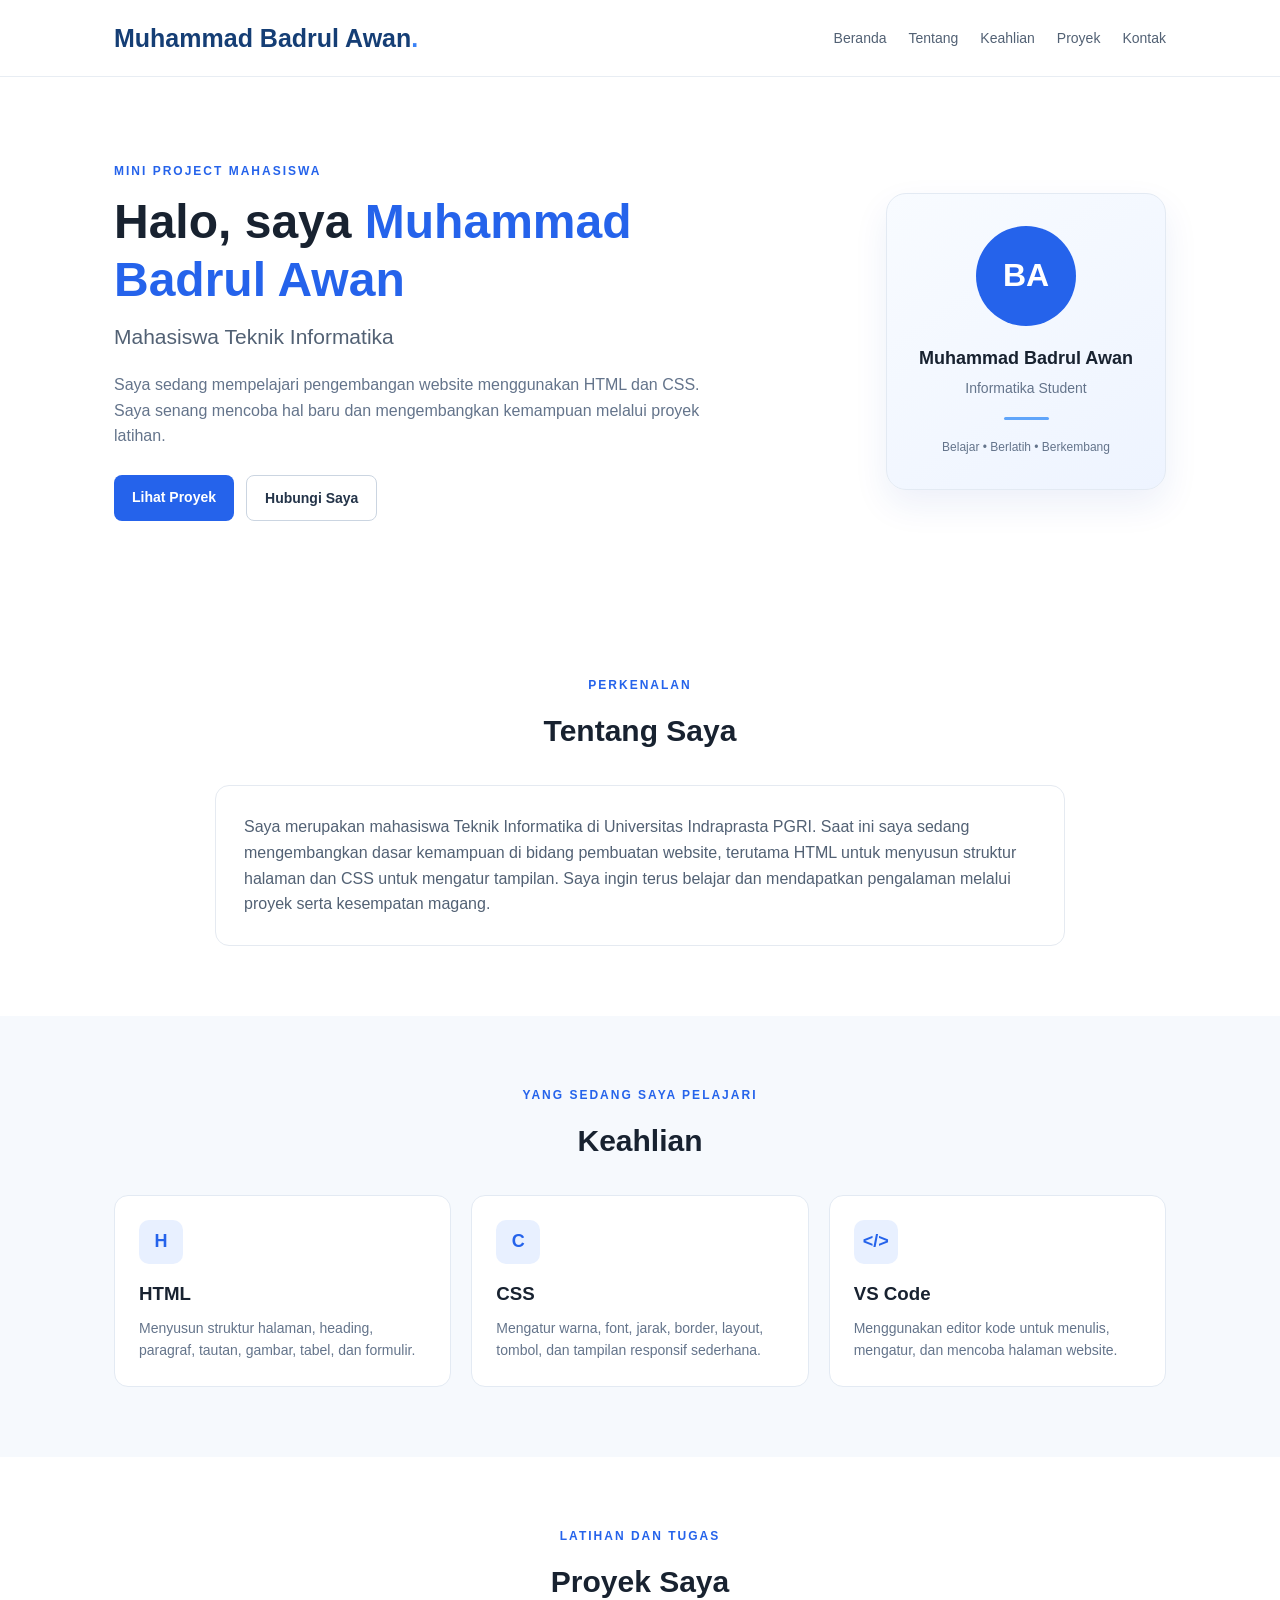
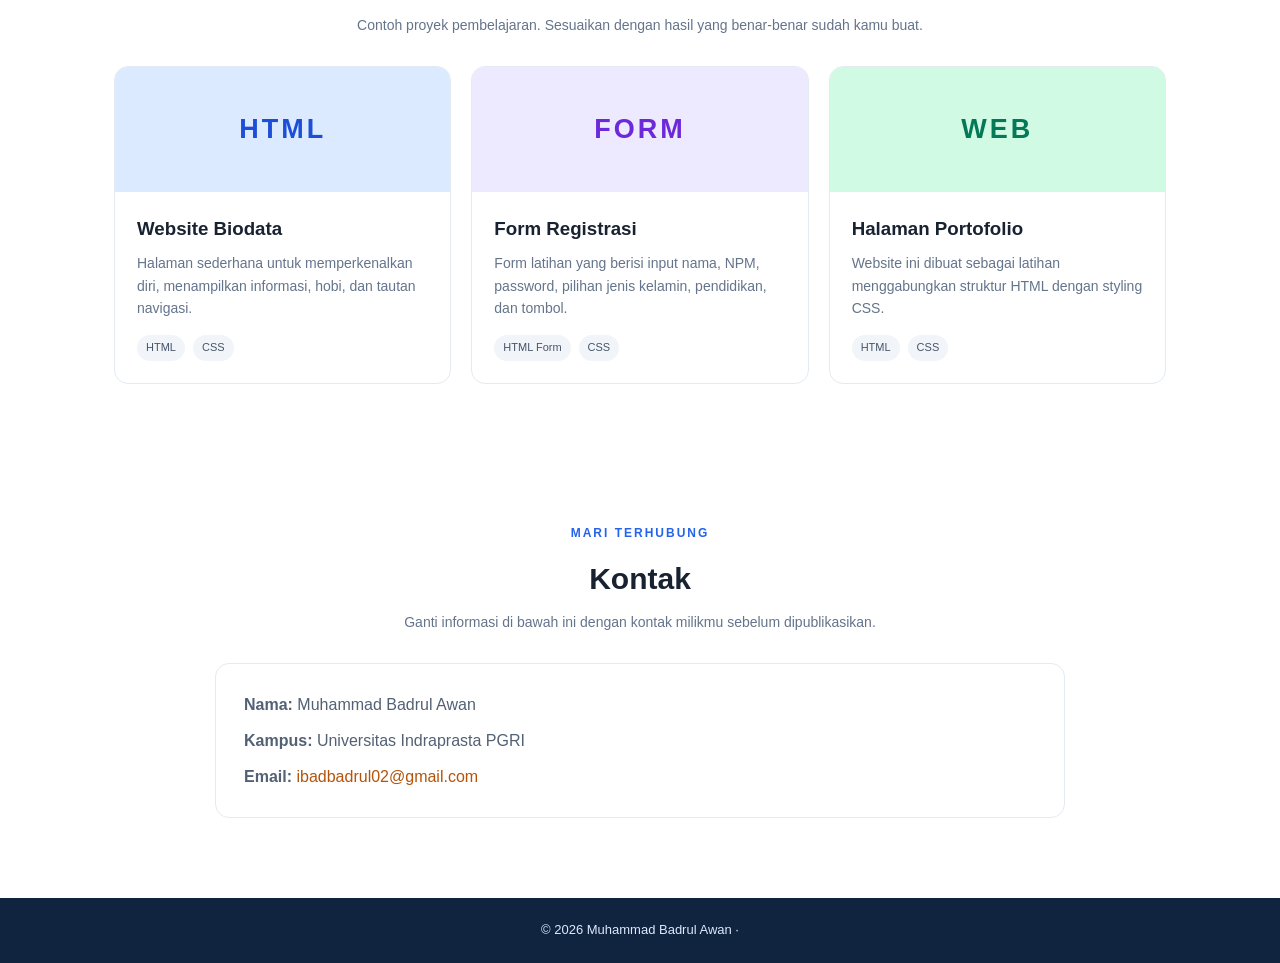
<file: index.html>
<!DOCTYPE html>
<html lang="id">
<head>
    <meta charset="UTF-8">
    <meta name="viewport" content="width=device-width, initial-scale=1.0">
    <title>Mini Projek</title>
    <link rel="stylesheet" href="style.css">
</head>
<body>
    <header class="header">
        <nav class="navbar">
            <a href="#beranda" class="logo">Muhammad Badrul Awan<span>.</span></a>
            <div class="nav-links">
                <a href="#beranda">Beranda</a>
                <a href="#tentang">Tentang</a>
                <a href="#keahlian">Keahlian</a>
                <a href="#proyek">Proyek</a>
                <a href="#kontak">Kontak</a>
            </div>
        </nav>
    </header>

    <main>
        <section id="beranda" class="hero">
            <div class="hero-content">
                <p class="eyebrow">MINI PROJECT MAHASISWA</p>
                <h1>Halo, saya <span>Muhammad Badrul Awan</span></h1>
                <h2>Mahasiswa Teknik Informatika</h2>
                <p class="hero-description">
                    Saya sedang mempelajari pengembangan website menggunakan HTML dan CSS.
                    Saya senang mencoba hal baru dan mengembangkan kemampuan melalui proyek latihan.
                </p>
                <div class="hero-buttons">
                    <a class="button primary" href="#proyek">Lihat Proyek</a>
                    <a class="button secondary" href="#kontak">Hubungi Saya</a>
                </div>
            </div>
            <div class="hero-card" aria-label="Kartu profil">
                <div class="avatar">BA</div>
                <h3>Muhammad Badrul Awan</h3>
                <p>Informatika Student</p>
                <div class="mini-line"></div>
                <p class="small-text">Belajar • Berlatih • Berkembang</p>
            </div>
        </section>

        <section id="tentang" class="section">
            <div class="section-heading">
                <p class="eyebrow">PERKENALAN</p>
                <h2>Tentang Saya</h2>
            </div>
            <div class="about-card">
                <p>
                    Saya merupakan mahasiswa Teknik Informatika di Universitas Indraprasta PGRI.
                    Saat ini saya sedang mengembangkan dasar kemampuan di bidang pembuatan website,
                    terutama HTML untuk menyusun struktur halaman dan CSS untuk mengatur tampilan.
                    Saya ingin terus belajar dan mendapatkan pengalaman melalui proyek serta kesempatan magang.
                </p>
            </div>
        </section>

        <section id="keahlian" class="section section-soft">
            <div class="section-heading">
                <p class="eyebrow">YANG SEDANG SAYA PELAJARI</p>
                <h2>Keahlian</h2>
            </div>
            <div class="skills-grid">
                <article class="skill-card">
                    <div class="skill-icon">H</div>
                    <h3>HTML</h3>
                    <p>Menyusun struktur halaman, heading, paragraf, tautan, gambar, tabel, dan formulir.</p>
                </article>
                <article class="skill-card">
                    <div class="skill-icon">C</div>
                    <h3>CSS</h3>
                    <p>Mengatur warna, font, jarak, border, layout, tombol, dan tampilan responsif sederhana.</p>
                </article>
                <article class="skill-card">
                    <div class="skill-icon">&lt;/&gt;</div>
                    <h3>VS Code</h3>
                    <p>Menggunakan editor kode untuk menulis, mengatur, dan mencoba halaman website.</p>
                </article>
            </div>
        </section>

        <section id="proyek" class="section">
            <div class="section-heading">
                <p class="eyebrow">LATIHAN DAN TUGAS</p>
                <h2>Proyek Saya</h2>
                <p class="section-note">Contoh proyek pembelajaran. Sesuaikan dengan hasil yang benar-benar sudah kamu buat.</p>
            </div>
            <div class="projects-grid">
                <article class="project-card">
                    <div class="project-top project-blue">HTML</div>
                    <div class="project-body">
                        <h3>Website Biodata</h3>
                        <p>Halaman sederhana untuk memperkenalkan diri, menampilkan informasi, hobi, dan tautan navigasi.</p>
                        <div class="tags"><span>HTML</span><span>CSS</span></div>
                    </div>
                </article>
                <article class="project-card">
                    <div class="project-top project-purple">FORM</div>
                    <div class="project-body">
                        <h3>Form Registrasi</h3>
                        <p>Form latihan yang berisi input nama, NPM, password, pilihan jenis kelamin, pendidikan, dan tombol.</p>
                        <div class="tags"><span>HTML Form</span><span>CSS</span></div>
                    </div>
                </article>
                <article class="project-card">
                    <div class="project-top project-green">WEB</div>
                    <div class="project-body">
                        <h3>Halaman Portofolio</h3>
                        <p>Website ini dibuat sebagai latihan menggabungkan struktur HTML dengan styling CSS.</p>
                        <div class="tags"><span>HTML</span><span>CSS</span></div>
                    </div>
                </article>
            </div>
        </section>

        <section id="kontak" class="section contact-section">
            <div class="section-heading">
                <p class="eyebrow">MARI TERHUBUNG</p>
                <h2>Kontak</h2>
                <p class="section-note">Ganti informasi di bawah ini dengan kontak milikmu sebelum dipublikasikan.</p>
            </div>
            <div class="contact-card">
                <p><strong>Nama:</strong> Muhammad Badrul Awan</p>
                <p><strong>Kampus:</strong> Universitas Indraprasta PGRI</p>
                <p><strong>Email:</strong> <span class="placeholder">ibadbadrul02@gmail.com</span></p>
            </div>
        </section>
    </main>

    <footer class="footer">
        <p>© 2026 Muhammad Badrul Awan ·</p>
    </footer>
</body>
</html>
</file>
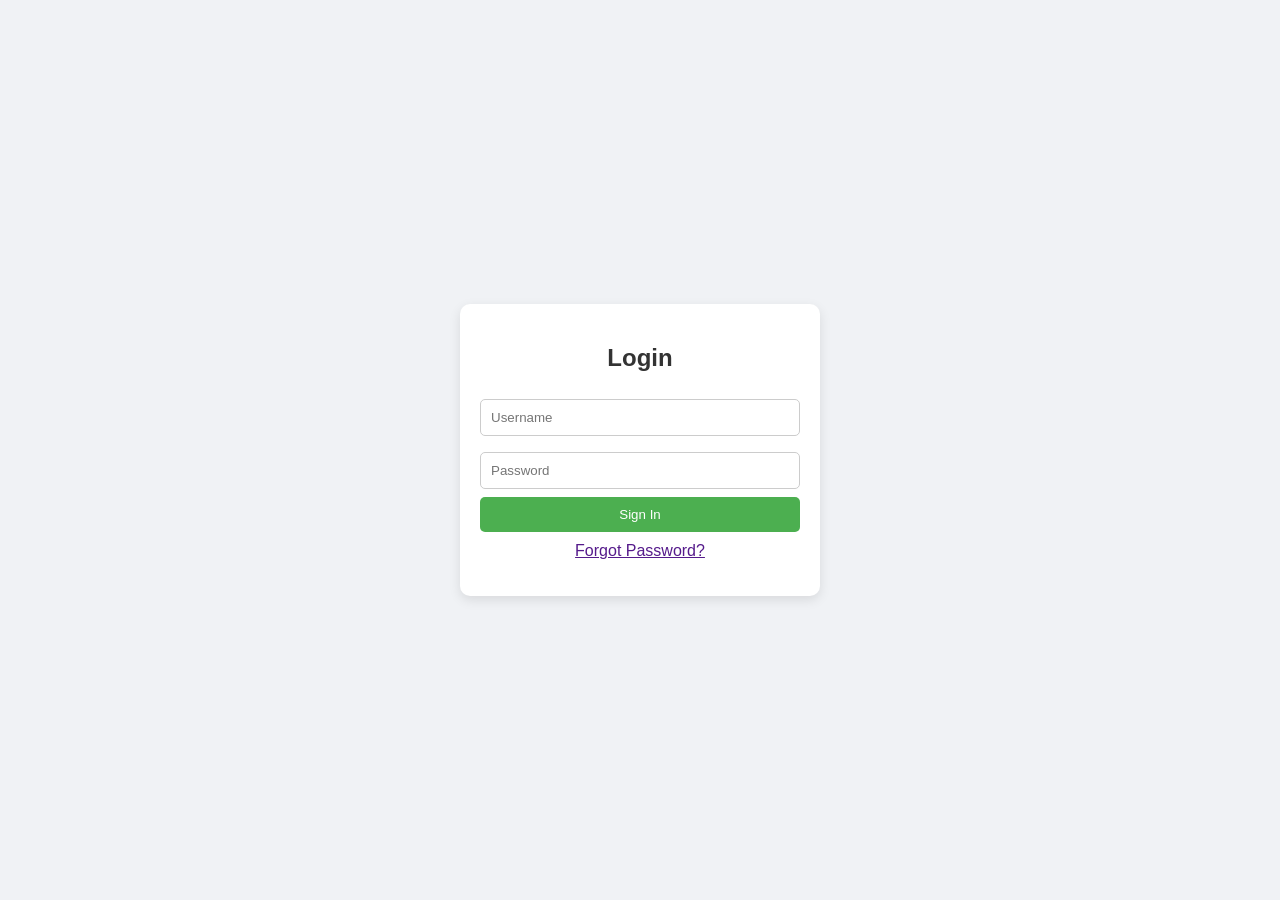
<file: LatLogin.html>
<DOCTYPE html>
    <html lang="en">
<head>
    <meta charset="UTF-8">
    <meta name="viewport"
        conten=""width=device-width,
        initial-scale="1.0">
<title> Login</title>
<style>
    body {
        font-family: ariaL, sans-serief;
        background: #f0f2f5;
        display:flex;
        justify-content: center;
        align-items: center;
        height: 100vh;
        margin: 0;
    }
    .card {
        background: #fff;
        padding: 20px;
        border-radius: 10px;
        box-shadow: 0 4px 12px rgba(0,0,0,0.1);
        width: 320px;
    }
    h2 {
        text-align : center;
        color: #333;
    }
    input {
        width: 100%;
        padding: 10px;
        margin: 8px 0;
        border: 1px solid #ccc;
        border-radius: 5px;
    }
    button {
        width: 100%;
        padding: 10px;
        background: #4caf50;
        color: #FFF;
        border: none;
        border-radius: 5px;
        cursor: pointer;
    }
</style>
</head>
<body>
    <div class="card">
        <h2>Login</h2>
        <input type="text" placeholder="Username">
        <input type="password" placeholder="Password">
        <button>Sign In</button>
        <p style="text-align:center; color:blue; margin-top:10px;">
            <a href "##"> Forgot Password?</a>
        </p>
    </div>
</body>
</file>
<file: style.css>
/* Pengaturan dasar */
* {
    box-sizing: border-box;
    margin: 0;
    padding: 0;
}

html {
    scroll-behavior: smooth;
}

body {
    font-family: Arial, Helvetica, sans-serif;
    background-color: #ffffff;
    color: #182230;
    line-height: 1.6;
}

a {
    color: inherit;
    text-decoration: none;
}

.header {
    background-color: #ffffff;
    border-bottom: 1px solid #e8edf3;
    position: sticky;
    top: 0;
    z-index: 10;
}

.navbar {
    max-width: 1100px;
    margin: auto;
    padding: 18px 24px;
    display: flex;
    justify-content: space-between;
    align-items: center;
    gap: 20px;
}

.logo {
    font-size: 25px;
    font-weight: bold;
    color: #153e75;
}

.logo span {
    color: #3b82f6;
}

.nav-links {
    display: flex;
    flex-wrap: wrap;
    gap: 22px;
}

.nav-links a {
    color: #526174;
    font-size: 14px;
    transition: color 0.2s;
}

.nav-links a:hover {
    color: #2563eb;
}

.hero {
    max-width: 1100px;
    margin: auto;
    padding: 85px 24px;
    display: flex;
    align-items: center;
    justify-content: space-between;
    gap: 50px;
}

.hero-content {
    max-width: 650px;
}

.eyebrow {
    color: #2563eb;
    font-size: 12px;
    font-weight: bold;
    letter-spacing: 2px;
    margin-bottom: 12px;
}

.hero h1 {
    font-size: clamp(32px, 5vw, 48px);
    line-height: 1.2;
    margin-bottom: 12px;
}

.hero h1 span {
    color: #2563eb;
}

.hero h2 {
    color: #526174;
    font-size: 21px;
    font-weight: normal;
    margin-bottom: 18px;
}

.hero-description {
    max-width: 590px;
    color: #64748b;
    margin-bottom: 26px;
}

.hero-buttons {
    display: flex;
    flex-wrap: wrap;
    gap: 12px;
}

.button {
    display: inline-block;
    padding: 11px 18px;
    border-radius: 8px;
    font-weight: bold;
    font-size: 14px;
}

.primary {
    background-color: #2563eb;
    color: #ffffff;
}

.primary:hover {
    background-color: #1d4ed8;
}

.secondary {
    border: 1px solid #cbd5e1;
    color: #243449;
}

.secondary:hover {
    background-color: #f1f5f9;
}

.hero-card {
    width: 280px;
    min-width: 240px;
    padding: 32px 22px;
    text-align: center;
    border: 1px solid #e3eaf3;
    border-radius: 20px;
    background: linear-gradient(145deg, #f8fbff, #eef4ff);
    box-shadow: 0 15px 35px rgba(30, 64, 175, 0.08);
}

.avatar {
    width: 100px;
    height: 100px;
    margin: 0 auto 18px;
    border-radius: 50%;
    display: flex;
    justify-content: center;
    align-items: center;
    background-color: #2563eb;
    color: #ffffff;
    font-size: 32px;
    font-weight: bold;
}

.hero-card h3 {
    font-size: 18px;
    margin-bottom: 4px;
}

.hero-card p {
    color: #64748b;
    font-size: 14px;
}

.mini-line {
    width: 45px;
    height: 3px;
    margin: 18px auto;
    background-color: #60a5fa;
    border-radius: 5px;
}

.hero-card .small-text {
    font-size: 12px;
}

.section {
    padding: 70px 24px;
    max-width: 1100px;
    margin: auto;
}

.section-soft {
    max-width: none;
    background-color: #f6f9fd;
}

.section-soft .section-heading,
.section-soft .skills-grid {
    max-width: 1052px;
    margin-left: auto;
    margin-right: auto;
}

.section-heading {
    text-align: center;
    margin-bottom: 30px;
}

.section-heading h2 {
    font-size: 30px;
    margin-bottom: 8px;
}

.section-note {
    color: #64748b;
    font-size: 14px;
}

.about-card,
.contact-card {
    max-width: 850px;
    margin: auto;
    padding: 28px;
    border: 1px solid #e5eaf1;
    border-radius: 14px;
    background-color: #ffffff;
    color: #526174;
}

.skills-grid,
.projects-grid {
    display: grid;
    grid-template-columns: repeat(3, minmax(0, 1fr));
    gap: 20px;
}

.skill-card {
    padding: 24px;
    border: 1px solid #e3eaf3;
    border-radius: 14px;
    background-color: #ffffff;
}

.skill-icon {
    width: 44px;
    height: 44px;
    display: flex;
    align-items: center;
    justify-content: center;
    margin-bottom: 15px;
    border-radius: 10px;
    background-color: #e8f0ff;
    color: #2563eb;
    font-size: 18px;
    font-weight: bold;
}

.skill-card h3,
.project-body h3 {
    margin-bottom: 8px;
}

.skill-card p,
.project-body p {
    color: #64748b;
    font-size: 14px;
}

.project-card {
    overflow: hidden;
    border: 1px solid #e3eaf3;
    border-radius: 14px;
    background-color: #ffffff;
    transition: transform 0.2s, box-shadow 0.2s;
}

.project-card:hover {
    transform: translateY(-4px);
    box-shadow: 0 12px 25px rgba(15, 23, 42, 0.08);
}

.project-top {
    height: 125px;
    display: flex;
    align-items: center;
    justify-content: center;
    font-size: 27px;
    font-weight: bold;
    letter-spacing: 3px;
}

.project-blue {
    color: #1d4ed8;
    background-color: #dbeafe;
}

.project-purple {
    color: #6d28d9;
    background-color: #ede9fe;
}

.project-green {
    color: #047857;
    background-color: #d1fae5;
}

.project-body {
    padding: 22px;
}

.tags {
    display: flex;
    flex-wrap: wrap;
    gap: 8px;
    margin-top: 16px;
}

.tags span {
    padding: 4px 9px;
    border-radius: 20px;
    background-color: #f1f5f9;
    color: #475569;
    font-size: 11px;
}

.contact-section {
    padding-bottom: 80px;
}

.contact-card p {
    margin-bottom: 10px;
}

.contact-card p:last-child {
    margin-bottom: 0;
}

.placeholder {
    color: #b45309;
}

.footer {
    padding: 22px 16px;
    background-color: #10233f;
    color: #dbeafe;
    text-align: center;
    font-size: 13px;
}

/* Tampilan untuk layar HP/tablet */
@media (max-width: 760px) {
    .navbar {
        flex-direction: column;
    }

    .nav-links {
        justify-content: center;
        gap: 12px 18px;
    }

    .hero {
        flex-direction: column;
        align-items: flex-start;
        padding-top: 55px;
    }

    .hero-card {
        align-self: center;
        width: 100%;
        max-width: 340px;
    }

    .skills-grid,
    .projects-grid {
        grid-template-columns: 1fr;
    }

    .section {
        padding-top: 55px;
        padding-bottom: 55px;
    }

    .section-heading h2 {
        font-size: 26px;
    }
}
</file>
